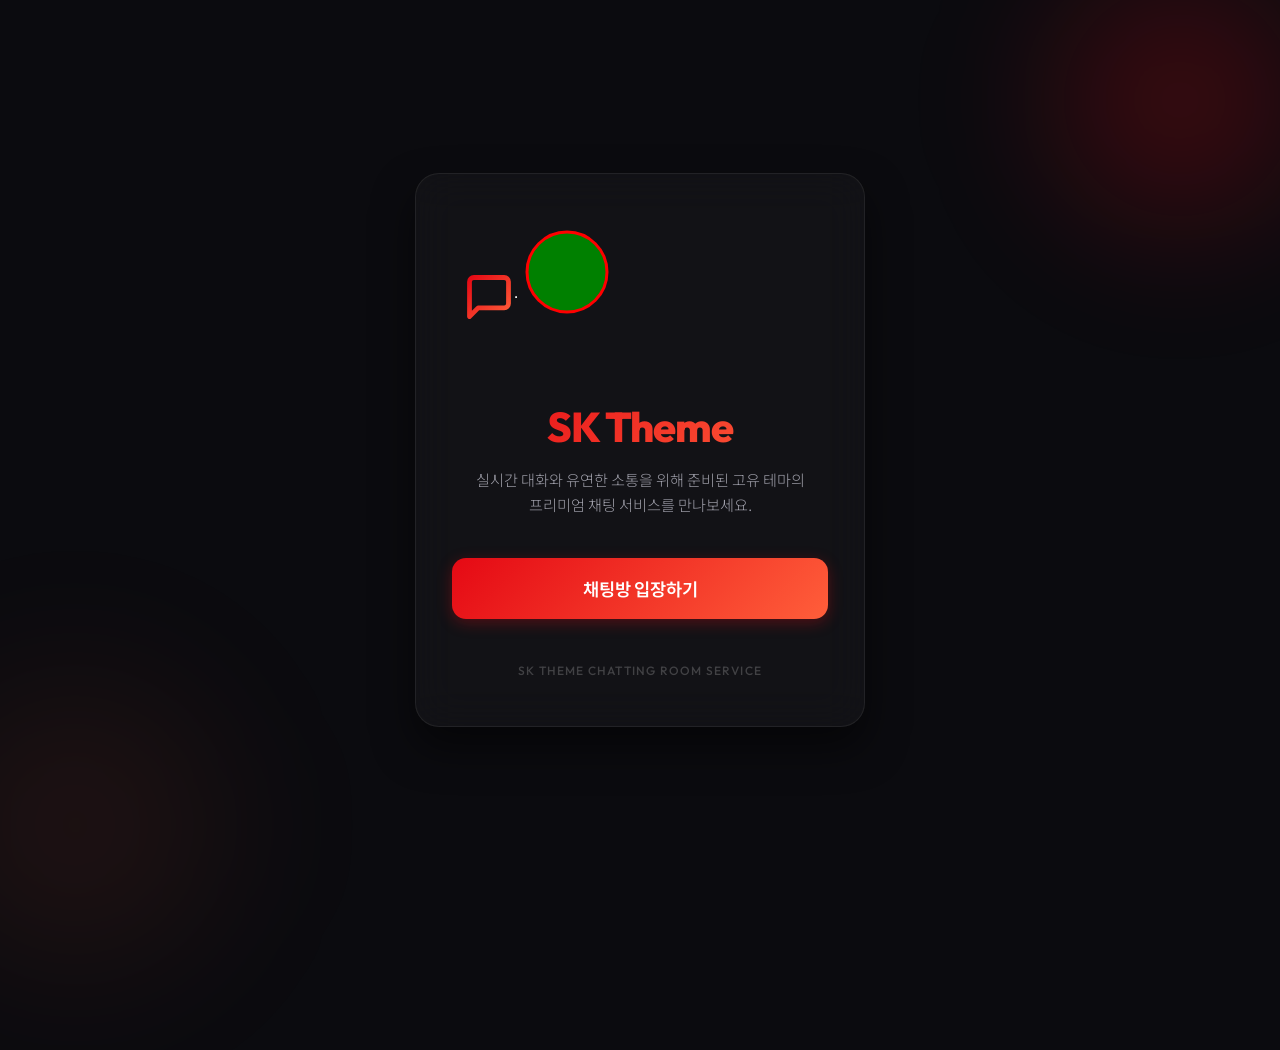
<file: src/main/resources/static/index.html>
<!DOCTYPE html>
<html lang="ko">
<head>
    <meta charset="UTF-8">
    <meta name="viewport" content="width=device-width, initial-scale=1.0">
    <title>SK Theme Chatting Room</title>
    <!-- Google Fonts Outfit & Noto Sans KR -->
    <link rel="preconnect" href="https://fonts.googleapis.com">
    <link rel="preconnect" href="https://fonts.gstatic.com" crossorigin>
    <link href="https://fonts.googleapis.com/css2?family=Noto+Sans+KR:wght@300;400;500;700&family=Outfit:wght@400;600;800&display=swap" rel="stylesheet">
    <style>
        :root {
            --bg-color: #0b0b0f;
            --card-bg: rgba(255, 255, 255, 0.03);
            --border-color: rgba(255, 255, 255, 0.07);
            --text-primary: #ffffff;
            --text-secondary: #a0a0ab;
            --primary-gradient: linear-gradient(135deg, #e50914 0%, #ff5e3a 100%);
            --glow-color: rgba(229, 9, 20, 0.25);
        }

        * {
            box-sizing: border-box;
            margin: 0;
            padding: 0;
        }

        body {
            font-family: 'Outfit', 'Noto Sans KR', sans-serif;
            background-color: var(--bg-color);
            color: var(--text-primary);
            min-height: 100vh;
            display: flex;
            justify-content: center;
            align-items: center;
            overflow: hidden;
            position: relative;
        }

        /* 고급스러운 그라데이션 배경 장식 */
        body::before {
            content: '';
            position: absolute;
            width: 400px;
            height: 400px;
            background: radial-gradient(circle, var(--glow-color) 0%, rgba(0,0,0,0) 70%);
            top: -100px;
            right: -100px;
            z-index: 0;
            filter: blur(50px);
        }

        body::after {
            content: '';
            position: absolute;
            width: 450px;
            height: 450px;
            background: radial-gradient(circle, rgba(255, 94, 58, 0.1) 0%, rgba(0,0,0,0) 70%);
            bottom: -150px;
            left: -150px;
            z-index: 0;
            filter: blur(60px);
        }

        .container {
            position: relative;
            z-index: 1;
            width: 100%;
            max-width: 450px;
            padding: 48px 36px;
            background: var(--card-bg);
            border: 1px solid var(--border-color);
            backdrop-filter: blur(20px);
            -webkit-backdrop-filter: blur(20px);
            border-radius: 24px;
            text-align: center;
            box-shadow: 0 20px 40px rgba(0, 0, 0, 0.5);
            transition: transform 0.4s cubic-bezier(0.175, 0.885, 0.32, 1.275), box-shadow 0.4s ease;
        }

        .container:hover {
            transform: translateY(-8px);
            box-shadow: 0 25px 50px rgba(229, 9, 20, 0.12);
        }

        .logo-area {
            margin-bottom: 28px;
            display: inline-flex;
            align-items: center;
            justify-content: center;
        }

        /* 이모티콘 대신 세련된 SVG 벡터 아이콘 */
        .logo-icon {
            width: 52px;
            height: 52px;
            fill: none;
            stroke: url(#logo-grad);
            stroke-width: 2.2;
            stroke-linecap: round;
            stroke-linejoin: round;
        }

        .brand-title {
            font-size: 2.6rem;
            font-weight: 800;
            letter-spacing: -0.03em;
            background: var(--primary-gradient);
            -webkit-background-clip: text;
            -webkit-text-fill-color: transparent;
            margin-bottom: 16px;
        }

        .brand-subtitle {
            font-size: 0.95rem;
            color: var(--text-secondary);
            font-weight: 300;
            line-height: 1.6;
            margin-bottom: 40px;
            word-break: keep-all;
        }

        .enter-btn {
            display: block;
            width: 100%;
            padding: 18px;
            font-size: 1.1rem;
            font-weight: 600;
            color: #ffffff;
            text-decoration: none;
            background: var(--primary-gradient);
            border-radius: 14px;
            box-shadow: 0 4px 15px rgba(229, 9, 20, 0.3);
            transition: all 0.3s cubic-bezier(0.25, 0.8, 0.25, 1);
            position: relative;
            overflow: hidden;
        }

        /* 마우스 호버 시 가로지르는 하이라이트 빛 효과 */
        .enter-btn::before {
            content: '';
            position: absolute;
            top: 0;
            left: -100%;
            width: 100%;
            height: 100%;
            background: linear-gradient(90deg, transparent, rgba(255, 255, 255, 0.25), transparent);
            transition: 0.6s;
        }

        .enter-btn:hover {
            transform: translateY(-2px);
            box-shadow: 0 8px 25px rgba(229, 9, 20, 0.45);
        }

        .enter-btn:hover::before {
            left: 100%;
        }

        .enter-btn:active {
            transform: translateY(1px);
        }

        .footer-text {
            margin-top: 44px;
            font-size: 0.75rem;
            color: rgba(255, 255, 255, 0.2);
            letter-spacing: 0.1em;
            text-transform: uppercase;
            font-weight: 500;
        }
    </style>
</head>
<body>
    <div class="container">
        <div class="logo-area">
            <svg class="logo-icon" viewBox="0 0 24 24">
                <defs>
                    <linearGradient id="logo-grad" x1="0%" y1="0%" x2="100%" y2="100%">
                        <stop offset="0%" stop-color="#e50914" />
                        <stop offset="100%" stop-color="#ff5e3a" />
                    </linearGradient>
                </defs>
                <path d="M21 15a2 2 0 0 1-2 2H7l-4 4V5a2 2 0 0 1 2-2h14a2 2 0 0 1 2 2z"></path>
            </svg>
            <hr>
            <svg>
                <circle cx="50" cy="50" r="40" stroke="red" stroke-width="3" fill="green"></circle>
            </svg>
        </div>
        <h1 class="brand-title">SK Theme</h1>
        <p class="brand-subtitle">실시간 대화와 유연한 소통을 위해 준비된 고유 테마의 프리미엄 채팅 서비스를 만나보세요.</p>
        <a href="/room" class="enter-btn">채팅방 입장하기</a>
        <div class="footer-text">SK Theme Chatting Room Service</div>
    </div>
</body>
</html>
</file>
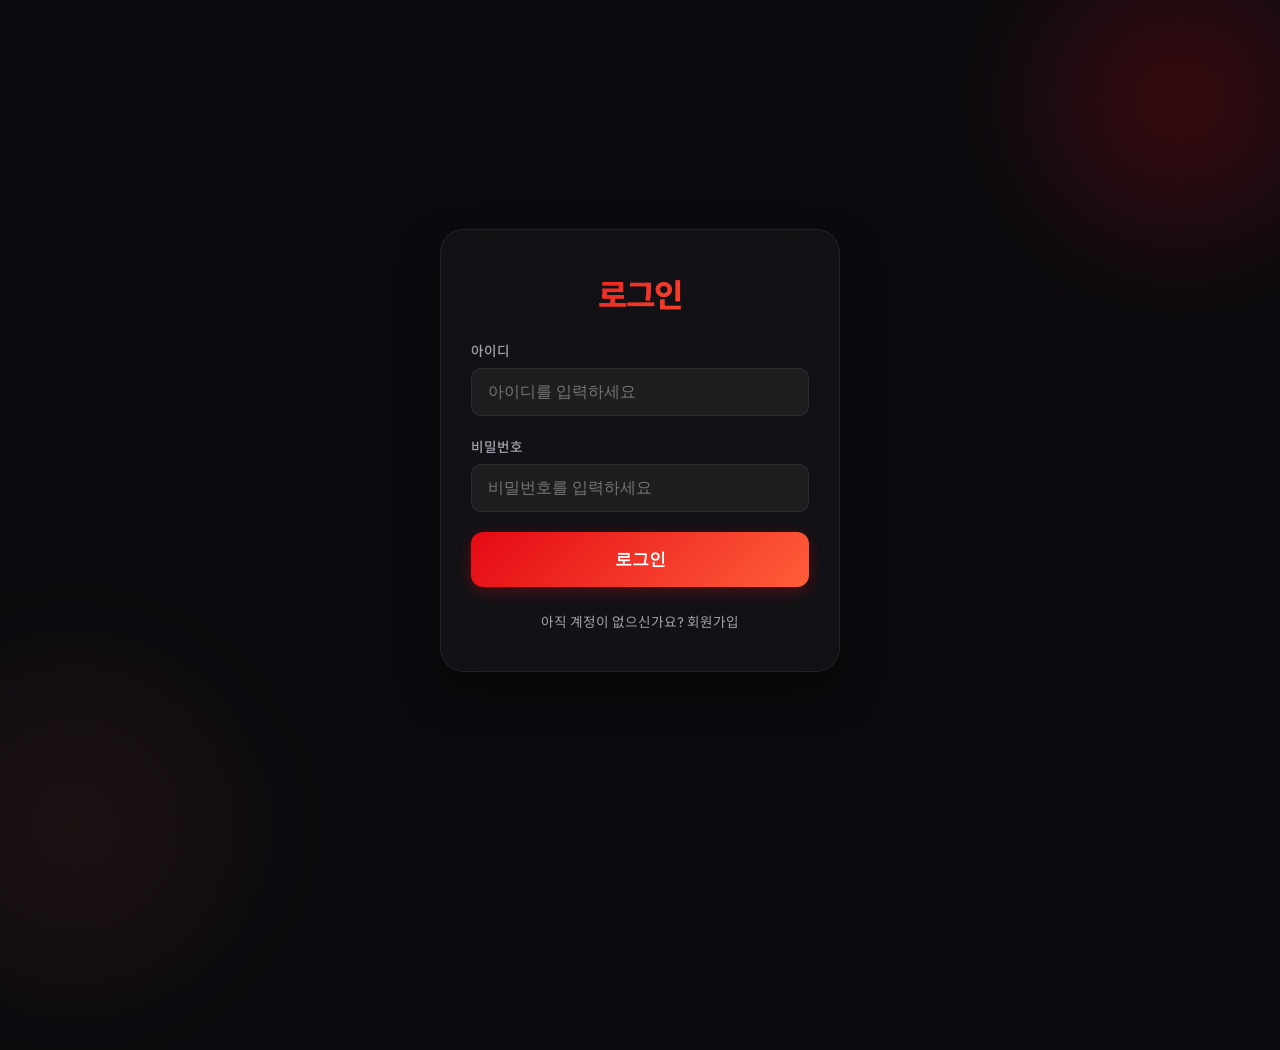
<file: src/main/resources/static/login.html>
<!DOCTYPE html>
<html lang="ko">

<head>
    <meta charset="UTF-8">
    <meta name="viewport" content="width=device-width, initial-scale=1.0">
    <title>SK Theme - 로그인</title>
    <!-- Google Fonts Outfit & Noto Sans KR -->
    <link rel="preconnect" href="https://fonts.googleapis.com">
    <link rel="preconnect" href="https://fonts.gstatic.com" crossorigin>
    <link
        href="https://fonts.googleapis.com/css2?family=Noto+Sans+KR:wght@300;400;500;700&family=Outfit:wght@400;600;800&display=swap"
        rel="stylesheet">
    <style>
        :root {
            --bg-color: #0b0b0f;
            --card-bg: rgba(255, 255, 255, 0.03);
            --border-color: rgba(255, 255, 255, 0.07);
            --text-primary: #ffffff;
            --text-secondary: #a0a0ab;
            --primary-gradient: linear-gradient(135deg, #e50914 0%, #ff5e3a 100%);
            --glow-color: rgba(229, 9, 20, 0.25);
        }

        * {
            box-sizing: border-box;
            margin: 0;
            padding: 0;
        }

        body {
            font-family: 'Outfit', 'Noto Sans KR', sans-serif;
            background-color: var(--bg-color);
            color: var(--text-primary);
            min-height: 100vh;
            display: flex;
            justify-content: center;
            align-items: center;
            overflow: hidden;
            position: relative;
        }

        /* 고급스러운 그라데이션 배경 장식 */
        body::before {
            content: '';
            position: absolute;
            width: 400px;
            height: 400px;
            background: radial-gradient(circle, var(--glow-color) 0%, rgba(0, 0, 0, 0) 70%);
            top: -100px;
            right: -100px;
            z-index: 0;
            filter: blur(50px);
        }

        body::after {
            content: '';
            position: absolute;
            width: 450px;
            height: 450px;
            background: radial-gradient(circle, rgba(255, 94, 58, 0.1) 0%, rgba(0, 0, 0, 0) 70%);
            bottom: -150px;
            left: -150px;
            z-index: 0;
            filter: blur(60px);
        }

        .container {
            position: relative;
            z-index: 1;
            width: 100%;
            max-width: 400px;
            padding: 40px 30px;
            background: var(--card-bg);
            border: 1px solid var(--border-color);
            backdrop-filter: blur(20px);
            -webkit-backdrop-filter: blur(20px);
            border-radius: 24px;
            text-align: center;
            box-shadow: 0 20px 40px rgba(0, 0, 0, 0.5);
            transition: transform 0.4s cubic-bezier(0.175, 0.885, 0.32, 1.275), box-shadow 0.4s ease;
        }

        .brand-title {
            font-size: 2rem;
            font-weight: 800;
            letter-spacing: -0.03em;
            background: var(--primary-gradient);
            -webkit-background-clip: text;
            -webkit-text-fill-color: transparent;
            margin-bottom: 24px;
        }

        .form-group {
            margin-bottom: 20px;
            text-align: left;
        }

        .form-group label {
            display: block;
            margin-bottom: 8px;
            font-size: 0.85rem;
            color: var(--text-secondary);
            font-weight: 500;
        }

        .form-group input {
            width: 100%;
            padding: 14px 16px;
            border-radius: 10px;
            border: 1px solid var(--border-color);
            background: rgba(255, 255, 255, 0.05);
            color: var(--text-primary);
            font-size: 1rem;
            outline: none;
            transition: border-color 0.3s, background 0.3s;
        }

        .form-group input:focus {
            border-color: #ff5e3a;
            background: rgba(255, 255, 255, 0.08);
        }

        .login-btn {
            display: block;
            width: 100%;
            padding: 16px;
            font-size: 1.05rem;
            font-weight: 600;
            color: #ffffff;
            border: none;
            cursor: pointer;
            background: var(--primary-gradient);
            border-radius: 12px;
            box-shadow: 0 4px 15px rgba(229, 9, 20, 0.3);
            transition: all 0.3s ease;
            margin-top: 10px;
        }

        .login-btn:hover {
            transform: translateY(-2px);
            box-shadow: 0 8px 25px rgba(229, 9, 20, 0.45);
        }

        .login-btn:active {
            transform: translateY(1px);
        }

        .links {
            margin-top: 24px;
            font-size: 0.85rem;
        }

        .links a {
            color: var(--text-secondary);
            text-decoration: none;
            transition: color 0.3s;
        }

        .links a:hover {
            color: #ff5e3a;
            text-decoration: underline;
        }
    </style>
</head>

<body>
    <div class="container">
        <h1 class="brand-title">로그인</h1>
        <form id="loginForm" action="/login" method="POST">
            <div class="form-group">
                <label for="username">아이디</label>
                <input type="text" id="username" name="username" placeholder="아이디를 입력하세요" required autocomplete="off">
            </div>
            <div class="form-group">
                <label for="password">비밀번호</label>
                <input type="password" id="password" name="password" placeholder="비밀번호를 입력하세요" required>
            </div>
            <button type="submit" class="login-btn">로그인</button>
        </form>
        <div class="links">
            <a href="/signup.html">아직 계정이 없으신가요? 회원가입</a>
        </div>
    </div>

    <script>
        // 로그인 실패 시 URL에 넘어오는 ?error 파라미터를 감지하여 경고창 띄우기
        const urlParams = new URLSearchParams(window.location.search);
        if (urlParams.has('error')) {
            alert("아이디 또는 비밀번호가 잘못되었습니다.");
            
            // 경고창 확인 후 주소창에서 ?error 파라미터 깔끔하게 제거
            window.history.replaceState({}, document.title, "/login.html");
        }
    </script>
</body>

</html>
</file>
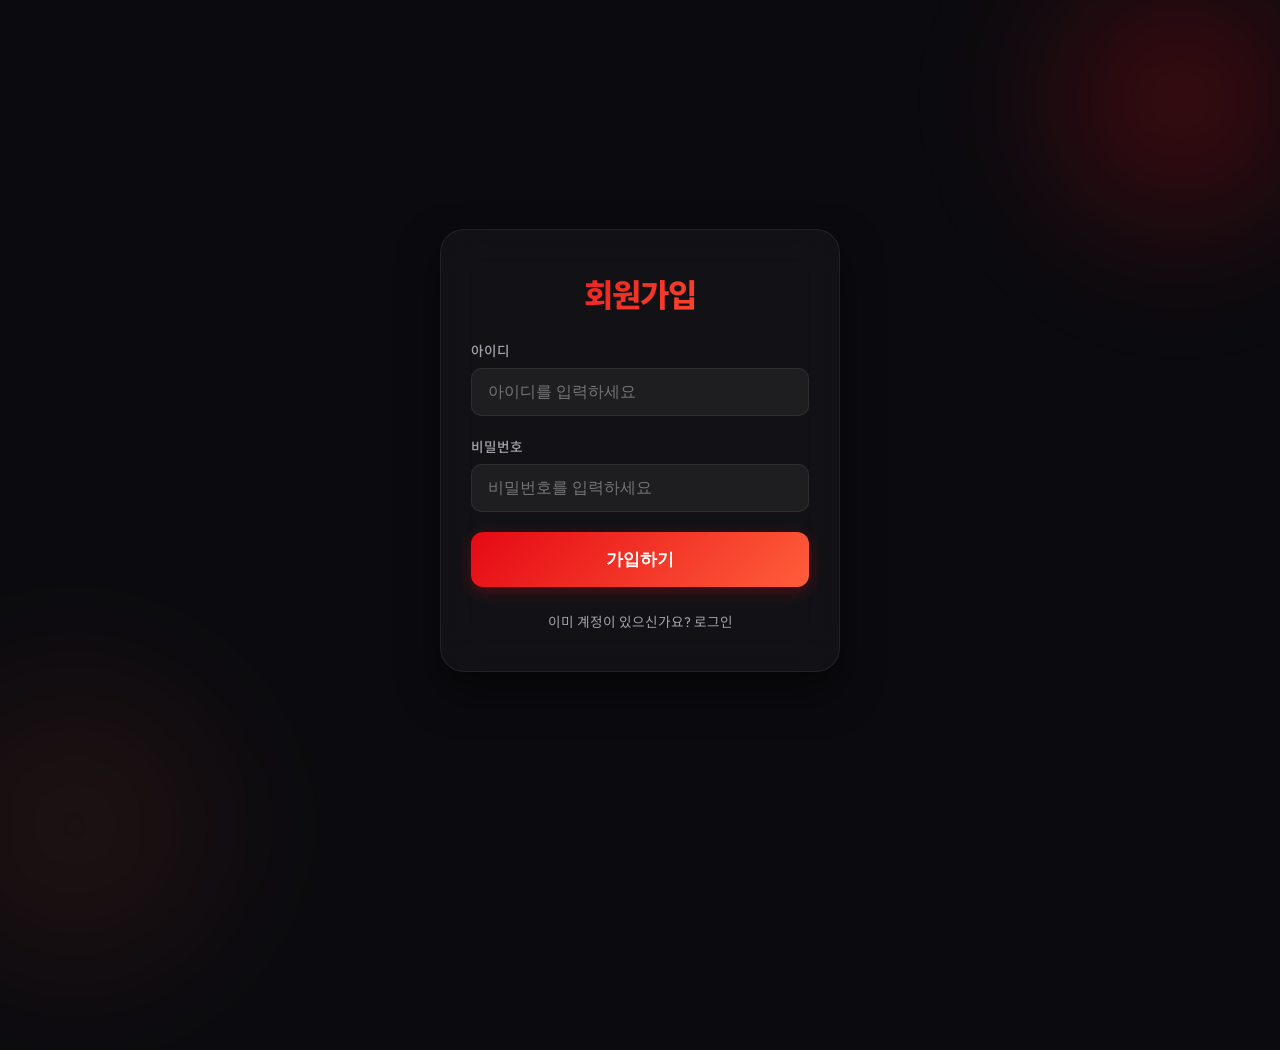
<file: src/main/resources/static/signup.html>
<!DOCTYPE html>
<html lang="ko">

<head>
    <meta charset="UTF-8">
    <meta name="viewport" content="width=device-width, initial-scale=1.0">
    <title>SK Theme - 회원가입</title>
    <!-- Google Fonts Outfit & Noto Sans KR -->
    <link rel="preconnect" href="https://fonts.googleapis.com">
    <link rel="preconnect" href="https://fonts.gstatic.com" crossorigin>
    <link
        href="https://fonts.googleapis.com/css2?family=Noto+Sans+KR:wght@300;400;500;700&family=Outfit:wght@400;600;800&display=swap"
        rel="stylesheet">
    <style>
        :root {
            --bg-color: #0b0b0f;
            --card-bg: rgba(255, 255, 255, 0.03);
            --border-color: rgba(255, 255, 255, 0.07);
            --text-primary: #ffffff;
            --text-secondary: #a0a0ab;
            --primary-gradient: linear-gradient(135deg, #e50914 0%, #ff5e3a 100%);
            --glow-color: rgba(229, 9, 20, 0.25);
        }

        * {
            box-sizing: border-box;
            margin: 0;
            padding: 0;
        }

        body {
            font-family: 'Outfit', 'Noto Sans KR', sans-serif;
            background-color: var(--bg-color);
            color: var(--text-primary);
            min-height: 100vh;
            display: flex;
            justify-content: center;
            align-items: center;
            overflow: hidden;
            position: relative;
        }

        /* 고급스러운 그라데이션 배경 장식 */
        body::before {
            content: '';
            position: absolute;
            width: 400px;
            height: 400px;
            background: radial-gradient(circle, var(--glow-color) 0%, rgba(0, 0, 0, 0) 70%);
            top: -100px;
            right: -100px;
            z-index: 0;
            filter: blur(50px);
        }

        body::after {
            content: '';
            position: absolute;
            width: 450px;
            height: 450px;
            background: radial-gradient(circle, rgba(255, 94, 58, 0.1) 0%, rgba(0, 0, 0, 0) 70%);
            bottom: -150px;
            left: -150px;
            z-index: 0;
            filter: blur(60px);
        }

        .container {
            position: relative;
            z-index: 1;
            width: 100%;
            max-width: 400px;
            padding: 40px 30px;
            background: var(--card-bg);
            border: 1px solid var(--border-color);
            backdrop-filter: blur(20px);
            -webkit-backdrop-filter: blur(20px);
            border-radius: 24px;
            text-align: center;
            box-shadow: 0 20px 40px rgba(0, 0, 0, 0.5);
            transition: transform 0.4s cubic-bezier(0.175, 0.885, 0.32, 1.275), box-shadow 0.4s ease;
        }

        .brand-title {
            font-size: 2rem;
            font-weight: 800;
            letter-spacing: -0.03em;
            background: var(--primary-gradient);
            -webkit-background-clip: text;
            -webkit-text-fill-color: transparent;
            margin-bottom: 24px;
        }

        .form-group {
            margin-bottom: 20px;
            text-align: left;
        }

        .form-group label {
            display: block;
            margin-bottom: 8px;
            font-size: 0.85rem;
            color: var(--text-secondary);
            font-weight: 500;
        }

        .form-group input {
            width: 100%;
            padding: 14px 16px;
            border-radius: 10px;
            border: 1px solid var(--border-color);
            background: rgba(255, 255, 255, 0.05);
            color: var(--text-primary);
            font-size: 1rem;
            outline: none;
            transition: border-color 0.3s, background 0.3s;
        }

        .form-group input:focus {
            border-color: #ff5e3a;
            background: rgba(255, 255, 255, 0.08);
        }

        .signup-btn {
            display: block;
            width: 100%;
            padding: 16px;
            font-size: 1.05rem;
            font-weight: 600;
            color: #ffffff;
            border: none;
            cursor: pointer;
            background: var(--primary-gradient);
            border-radius: 12px;
            box-shadow: 0 4px 15px rgba(229, 9, 20, 0.3);
            transition: all 0.3s ease;
            margin-top: 10px;
        }

        .signup-btn:hover {
            transform: translateY(-2px);
            box-shadow: 0 8px 25px rgba(229, 9, 20, 0.45);
        }

        .signup-btn:active {
            transform: translateY(1px);
        }

        .links {
            margin-top: 24px;
            font-size: 0.85rem;
        }

        .links a {
            color: var(--text-secondary);
            text-decoration: none;
            transition: color 0.3s;
        }

        .links a:hover {
            color: #ff5e3a;
            text-decoration: underline;
        }
    </style>
</head>

<body>
    <div class="container">
        <h1 class="brand-title">회원가입</h1>
        <form id="signupForm">
            <div class="form-group">
                <label for="username">아이디</label>
                <input type="text" id="username" placeholder="아이디를 입력하세요" required autocomplete="off">
            </div>
            <div class="form-group">
                <label for="password">비밀번호</label>
                <input type="password" id="password" placeholder="비밀번호를 입력하세요" required>
            </div>
            <button type="submit" class="signup-btn">가입하기</button>
        </form>
        <div class="links">
            <a href="/login">이미 계정이 있으신가요? 로그인</a>
        </div>
    </div>

    <script>
        document.getElementById('signupForm').addEventListener('submit', function (e) {
            e.preventDefault();

            const username = document.getElementById('username').value.trim();
            const password = document.getElementById('password').value;

            if (!username || !password) {
                alert('아이디와 비밀번호를 입력해주세요.');
                return;
            }

            fetch('/api/signup', {
                method: 'POST',
                headers: {
                    'Content-Type': 'application/json'
                },
                body: JSON.stringify({ username, password })
            })
                .then(async response => {
                    const text = await response.text();
                    if (response.ok) {
                        alert(text);
                        window.location.href = '/login.html';
                    } else {
                        alert('가입 실패: ' + text);
                    }
                })
                .catch(error => {
                    console.error('Error:', error);
                    alert('회원가입 중 네트워크 에러가 발생했습니다.');
                });
        });
    </script>
</body>

</html>
</file>
